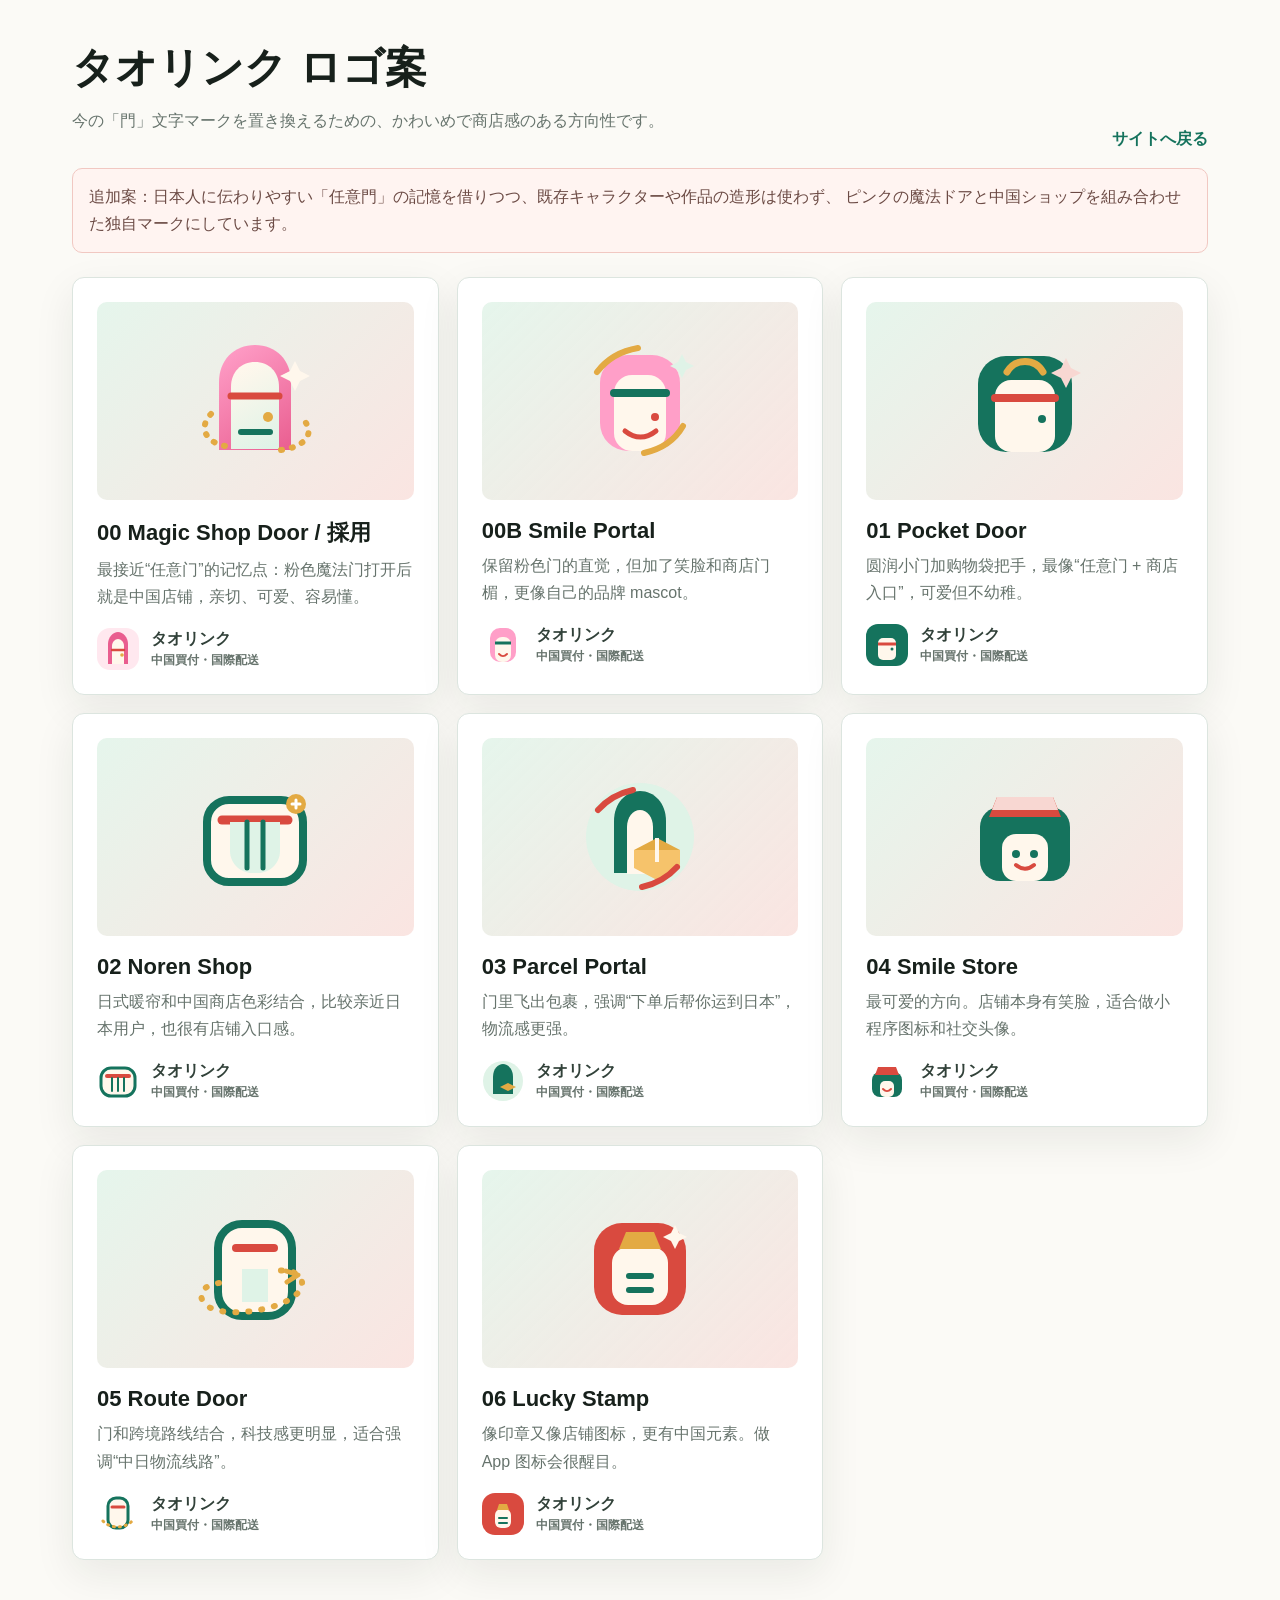
<file: logo-concepts.html>
<!doctype html>
<html lang="ja">
  <head>
    <meta charset="utf-8" />
    <meta name="viewport" content="width=device-width, initial-scale=1" />
    <title>Logo Concepts | タオリンク</title>
    <style>
      :root {
        --ink: #17201b;
        --muted: #66736c;
        --line: #dce5df;
        --paper: #fbfaf6;
        --panel: #ffffff;
        --jade: #15735d;
        --red: #d94a3f;
        --gold: #e3aa43;
        --pink: #f8d7d2;
        --mint: #dff3e7;
        --sky: #dceef6;
        font-family: Inter, "Noto Sans JP", "Hiragino Sans", "Yu Gothic", Meiryo, sans-serif;
      }

      * {
        box-sizing: border-box;
      }

      body {
        margin: 0;
        color: var(--ink);
        background: var(--paper);
      }

      main {
        width: min(100%, 1180px);
        margin: 0 auto;
        padding: 44px 22px 72px;
      }

      header {
        display: flex;
        align-items: end;
        justify-content: space-between;
        gap: 24px;
        margin-bottom: 28px;
      }

      h1 {
        margin: 0;
        font-size: 42px;
        line-height: 1.12;
      }

      p {
        color: var(--muted);
        line-height: 1.7;
      }

      a {
        color: var(--jade);
        font-weight: 800;
        text-decoration: none;
      }

      .note {
        margin: -10px 0 24px;
        padding: 14px 16px;
        border: 1px solid #f1c8c2;
        border-radius: 10px;
        background: #fff4f1;
        color: #6c4b45;
      }

      .grid {
        display: grid;
        grid-template-columns: repeat(3, 1fr);
        gap: 18px;
      }

      .card {
        min-height: 360px;
        padding: 24px;
        border: 1px solid var(--line);
        border-radius: 12px;
        background: var(--panel);
        box-shadow: 0 14px 40px rgba(23, 32, 27, 0.08);
      }

      .preview {
        min-height: 198px;
        display: grid;
        place-items: center;
        border-radius: 10px;
        background:
          linear-gradient(135deg, rgba(223, 243, 231, 0.8), rgba(248, 215, 210, 0.66)),
          #fff;
      }

      .card h2 {
        margin: 18px 0 0;
        font-size: 22px;
      }

      .card p {
        margin: 8px 0 0;
      }

      .brand-row {
        margin-top: 18px;
        display: flex;
        align-items: center;
        gap: 12px;
        color: #314139;
        font-weight: 900;
      }

      .brand-row small {
        display: block;
        margin-top: 2px;
        color: var(--muted);
        font-size: 12px;
        font-weight: 600;
      }

      svg {
        display: block;
      }

      .wordmark {
        font-size: 24px;
        font-weight: 900;
      }

      @media (max-width: 920px) {
        .grid {
          grid-template-columns: repeat(2, 1fr);
        }
      }

      @media (max-width: 620px) {
        main {
          padding: 32px 16px 52px;
        }

        header {
          display: block;
        }

        h1 {
          font-size: 32px;
        }

        .grid {
          grid-template-columns: 1fr;
        }
      }
    </style>
  </head>
  <body>
    <main>
      <header>
        <div>
          <h1>タオリンク ロゴ案</h1>
          <p>今の「門」文字マークを置き換えるための、かわいめで商店感のある方向性です。</p>
        </div>
        <a href="./index.html">サイトへ戻る</a>
      </header>

      <p class="note">
        追加案：日本人に伝わりやすい「任意門」の記憶を借りつつ、既存キャラクターや作品の造形は使わず、
        ピンクの魔法ドアと中国ショップを組み合わせた独自マークにしています。
      </p>

      <section class="grid" aria-label="Logo concepts">
        <article class="card">
          <div class="preview">
            <svg width="150" height="150" viewBox="0 0 150 150" role="img" aria-label="Magic shop door logo">
              <defs>
                <linearGradient id="magicDoor" x1="39" y1="24" x2="111" y2="126" gradientUnits="userSpaceOnUse">
                  <stop offset="0" stop-color="#ff9fc8" />
                  <stop offset="1" stop-color="#e95d8f" />
                </linearGradient>
                <linearGradient id="portalGlow" x1="55" y1="45" x2="98" y2="118" gradientUnits="userSpaceOnUse">
                  <stop offset="0" stop-color="#fff7ec" />
                  <stop offset="1" stop-color="#dff3e7" />
                </linearGradient>
              </defs>
              <path d="M39 124V56c0-22 15-37 36-37s36 15 36 37v68" fill="url(#magicDoor)" />
              <path d="M51 123V61c0-15 10-25 24-25s24 10 24 25v62" fill="url(#portalGlow)" />
              <path d="M51 70h48" stroke="#d94a3f" stroke-width="7" stroke-linecap="round" />
              <circle cx="88" cy="91" r="5" fill="#e3aa43" />
              <path d="M61 106h29" stroke="#15735d" stroke-width="6" stroke-linecap="round" />
              <path d="M115 35l5 10 10 5-10 5-5 10-5-10-10-5 10-5z" fill="#fff7ec" />
              <path d="M31 88c-14 15-4 31 21 33" fill="none" stroke="#e3aa43" stroke-width="6" stroke-linecap="round" stroke-dasharray="1 10" />
              <path d="M101 124c24-3 36-17 21-32" fill="none" stroke="#e3aa43" stroke-width="6" stroke-linecap="round" stroke-dasharray="1 10" />
            </svg>
          </div>
          <h2>00 Magic Shop Door / 採用</h2>
          <p>最接近“任意门”的记忆点：粉色魔法门打开后就是中国店铺，亲切、可爱、容易懂。</p>
          <div class="brand-row">
            <svg width="42" height="42" viewBox="0 0 42 42" aria-hidden="true">
              <rect width="42" height="42" rx="13" fill="#ffe8ef" />
              <path d="M11 36V16c0-7 5-12 10-12s10 5 10 12v20" fill="#e95d8f" />
              <path d="M15 36V18c0-4 3-7 6-7s6 3 6 7v18" fill="#fff7ec" />
              <path d="M15 22h12" stroke="#d94a3f" stroke-width="2.5" stroke-linecap="round" />
              <circle cx="25" cy="27" r="1.8" fill="#e3aa43" />
            </svg>
            <span>タオリンク<small>中国買付・国際配送</small></span>
          </div>
        </article>

        <article class="card">
          <div class="preview">
            <svg width="150" height="150" viewBox="0 0 150 150" role="img" aria-label="Shop portal mascot logo">
              <rect x="35" y="29" width="80" height="96" rx="28" fill="#ff9fc8" />
              <rect x="49" y="49" width="52" height="76" rx="18" fill="#fff7ec" />
              <path d="M49 67h52" stroke="#15735d" stroke-width="8" stroke-linecap="round" />
              <circle cx="90" cy="91" r="4" fill="#d94a3f" />
              <path d="M60 105c10 8 21 8 31 0" fill="none" stroke="#d94a3f" stroke-width="5" stroke-linecap="round" />
              <path d="M32 46c10-13 23-21 41-24" fill="none" stroke="#e3aa43" stroke-width="6" stroke-linecap="round" />
              <path d="M118 100c-8 14-21 23-39 27" fill="none" stroke="#e3aa43" stroke-width="6" stroke-linecap="round" />
              <path d="M117 28l4 8 8 4-8 4-4 8-4-8-8-4 8-4z" fill="#dff3e7" />
            </svg>
          </div>
          <h2>00B Smile Portal</h2>
          <p>保留粉色门的直觉，但加了笑脸和商店门楣，更像自己的品牌 mascot。</p>
          <div class="brand-row">
            <svg width="42" height="42" viewBox="0 0 42 42" aria-hidden="true">
              <rect x="8" y="4" width="26" height="34" rx="10" fill="#ff9fc8" />
              <rect x="13" y="13" width="16" height="25" rx="7" fill="#fff7ec" />
              <path d="M13 19h16" stroke="#15735d" stroke-width="3" />
              <path d="M17 30c3 3 5 3 8 0" fill="none" stroke="#d94a3f" stroke-width="2" stroke-linecap="round" />
            </svg>
            <span>タオリンク<small>中国買付・国際配送</small></span>
          </div>
        </article>

        <article class="card">
          <div class="preview">
            <svg width="150" height="150" viewBox="0 0 150 150" role="img" aria-label="Pocket shop door logo">
              <rect x="28" y="30" width="94" height="96" rx="28" fill="#15735d" />
              <rect x="45" y="54" width="60" height="72" rx="16" fill="#fff7ec" />
              <path d="M45 72h60" stroke="#d94a3f" stroke-width="8" stroke-linecap="round" />
              <circle cx="92" cy="93" r="4" fill="#15735d" />
              <path d="M57 46c8-14 28-14 36 0" fill="none" stroke="#e3aa43" stroke-width="7" stroke-linecap="round" />
              <path d="M116 32l5 10 10 5-10 5-5 10-5-10-10-5 10-5z" fill="#f8d7d2" />
            </svg>
          </div>
          <h2>01 Pocket Door</h2>
          <p>圆润小门加购物袋把手，最像“任意门 + 商店入口”，可爱但不幼稚。</p>
          <div class="brand-row">
            <svg width="42" height="42" viewBox="0 0 42 42" aria-hidden="true">
              <rect width="42" height="42" rx="12" fill="#15735d" />
              <rect x="12" y="14" width="18" height="22" rx="5" fill="#fff7ec" />
              <path d="M12 20h18" stroke="#d94a3f" stroke-width="3" />
              <circle cx="26" cy="25" r="1.5" fill="#15735d" />
            </svg>
            <span>タオリンク<small>中国買付・国際配送</small></span>
          </div>
        </article>

        <article class="card">
          <div class="preview">
            <svg width="150" height="150" viewBox="0 0 150 150" role="img" aria-label="Noren shop logo">
              <rect x="27" y="38" width="96" height="82" rx="22" fill="#fff7ec" stroke="#15735d" stroke-width="8" />
              <path d="M42 58h66" stroke="#d94a3f" stroke-width="9" stroke-linecap="round" />
              <path d="M50 60v29c0 12 10 22 22 22h6c12 0 22-10 22-22V60" fill="#dff3e7" />
              <path d="M67 60v46M83 60v46" stroke="#15735d" stroke-width="5" stroke-linecap="round" />
              <circle cx="116" cy="42" r="10" fill="#e3aa43" />
              <path d="M112 42h8M116 38v8" stroke="white" stroke-width="3" stroke-linecap="round" />
            </svg>
          </div>
          <h2>02 Noren Shop</h2>
          <p>日式暖帘和中国商店色彩结合，比较亲近日本用户，也很有店铺入口感。</p>
          <div class="brand-row">
            <svg width="42" height="42" viewBox="0 0 42 42" aria-hidden="true">
              <rect x="4" y="8" width="34" height="28" rx="10" fill="#fff7ec" stroke="#15735d" stroke-width="3" />
              <path d="M10 16h22" stroke="#d94a3f" stroke-width="4" stroke-linecap="round" />
              <path d="M15 18v13M21 18v13M27 18v13" stroke="#15735d" stroke-width="2" stroke-linecap="round" />
            </svg>
            <span>タオリンク<small>中国買付・国際配送</small></span>
          </div>
        </article>

        <article class="card">
          <div class="preview">
            <svg width="150" height="150" viewBox="0 0 150 150" role="img" aria-label="Parcel portal logo">
              <circle cx="75" cy="75" r="54" fill="#dff3e7" />
              <path d="M49 111V59c0-18 12-30 26-30s26 12 26 30v52" fill="#15735d" />
              <path d="M62 112V65c0-10 6-17 13-17s13 7 13 17v47" fill="#fff7ec" />
              <path d="M92 76l23 12-23 12-23-12z" fill="#e3aa43" />
              <path d="M69 88v18l23 12 23-12V88" fill="#f6c36b" />
              <path d="M92 76v24" stroke="#fff7ec" stroke-width="4" />
              <path d="M33 48c9-10 21-17 35-20" fill="none" stroke="#d94a3f" stroke-width="6" stroke-linecap="round" />
              <path d="M112 105c-9 10-21 17-35 20" fill="none" stroke="#d94a3f" stroke-width="6" stroke-linecap="round" />
            </svg>
          </div>
          <h2>03 Parcel Portal</h2>
          <p>门里飞出包裹，强调“下单后帮你运到日本”，物流感更强。</p>
          <div class="brand-row">
            <svg width="42" height="42" viewBox="0 0 42 42" aria-hidden="true">
              <circle cx="21" cy="21" r="20" fill="#dff3e7" />
              <path d="M11 34V17c0-8 5-13 10-13s10 5 10 13v17" fill="#15735d" />
              <path d="M18 27l8 4 8-4-8-4z" fill="#e3aa43" />
            </svg>
            <span>タオリンク<small>中国買付・国際配送</small></span>
          </div>
        </article>

        <article class="card">
          <div class="preview">
            <svg width="150" height="150" viewBox="0 0 150 150" role="img" aria-label="Smile storefront logo">
              <rect x="30" y="45" width="90" height="74" rx="20" fill="#15735d" />
              <path d="M39 55h72l-8-20H47z" fill="#d94a3f" />
              <path d="M47 35h56l5 13H42z" fill="#f8d7d2" />
              <rect x="52" y="72" width="46" height="47" rx="14" fill="#fff7ec" />
              <circle cx="66" cy="92" r="4" fill="#15735d" />
              <circle cx="84" cy="92" r="4" fill="#15735d" />
              <path d="M66 103c6 5 12 5 18 0" fill="none" stroke="#d94a3f" stroke-width="4" stroke-linecap="round" />
            </svg>
          </div>
          <h2>04 Smile Store</h2>
          <p>最可爱的方向。店铺本身有笑脸，适合做小程序图标和社交头像。</p>
          <div class="brand-row">
            <svg width="42" height="42" viewBox="0 0 42 42" aria-hidden="true">
              <rect x="6" y="12" width="30" height="25" rx="8" fill="#15735d" />
              <path d="M9 15h24l-3-8H12z" fill="#d94a3f" />
              <rect x="14" y="21" width="14" height="16" rx="5" fill="#fff7ec" />
              <path d="M17 29c3 3 5 3 8 0" fill="none" stroke="#d94a3f" stroke-width="2" stroke-linecap="round" />
            </svg>
            <span>タオリンク<small>中国買付・国際配送</small></span>
          </div>
        </article>

        <article class="card">
          <div class="preview">
            <svg width="150" height="150" viewBox="0 0 150 150" role="img" aria-label="Route shop logo">
              <rect x="38" y="30" width="74" height="92" rx="24" fill="#fff7ec" stroke="#15735d" stroke-width="8" />
              <path d="M56 54h38" stroke="#d94a3f" stroke-width="8" stroke-linecap="round" />
              <path d="M62 108V75h26v33" fill="#dff3e7" />
              <path d="M39 89c-18 2-24 15-10 24 16 10 62 5 83-9 21-15 6-31-16-27" fill="none" stroke="#e3aa43" stroke-width="6" stroke-linecap="round" stroke-dasharray="1 12" />
              <path d="M106 77l12 4-11 7" fill="none" stroke="#e3aa43" stroke-width="5" stroke-linecap="round" stroke-linejoin="round" />
            </svg>
          </div>
          <h2>05 Route Door</h2>
          <p>门和跨境路线结合，科技感更明显，适合强调“中日物流线路”。</p>
          <div class="brand-row">
            <svg width="42" height="42" viewBox="0 0 42 42" aria-hidden="true">
              <rect x="11" y="5" width="20" height="30" rx="8" fill="#fff7ec" stroke="#15735d" stroke-width="3" />
              <path d="M15 14h12" stroke="#d94a3f" stroke-width="3" stroke-linecap="round" />
              <path d="M6 28c7 8 23 8 30-1" fill="none" stroke="#e3aa43" stroke-width="3" stroke-linecap="round" stroke-dasharray="1 5" />
            </svg>
            <span>タオリンク<small>中国買付・国際配送</small></span>
          </div>
        </article>

        <article class="card">
          <div class="preview">
            <svg width="150" height="150" viewBox="0 0 150 150" role="img" aria-label="Lucky shop stamp logo">
              <rect x="29" y="29" width="92" height="92" rx="28" fill="#d94a3f" />
              <rect x="47" y="53" width="56" height="58" rx="16" fill="#fff7ec" />
              <path d="M54 55h42l-7-17H61z" fill="#e3aa43" />
              <path d="M64 82h22" stroke="#15735d" stroke-width="6" stroke-linecap="round" />
              <path d="M64 96h22" stroke="#15735d" stroke-width="6" stroke-linecap="round" />
              <path d="M110 31l4 8 8 4-8 4-4 8-4-8-8-4 8-4z" fill="#fff7ec" />
            </svg>
          </div>
          <h2>06 Lucky Stamp</h2>
          <p>像印章又像店铺图标，更有中国元素。做 App 图标会很醒目。</p>
          <div class="brand-row">
            <svg width="42" height="42" viewBox="0 0 42 42" aria-hidden="true">
              <rect width="42" height="42" rx="13" fill="#d94a3f" />
              <rect x="13" y="16" width="16" height="19" rx="6" fill="#fff7ec" />
              <path d="M15 17h12l-2-6h-8z" fill="#e3aa43" />
              <path d="M17 25h8M17 30h8" stroke="#15735d" stroke-width="2" stroke-linecap="round" />
            </svg>
            <span>タオリンク<small>中国買付・国際配送</small></span>
          </div>
        </article>
      </section>
    </main>
  </body>
</html>
</file>
